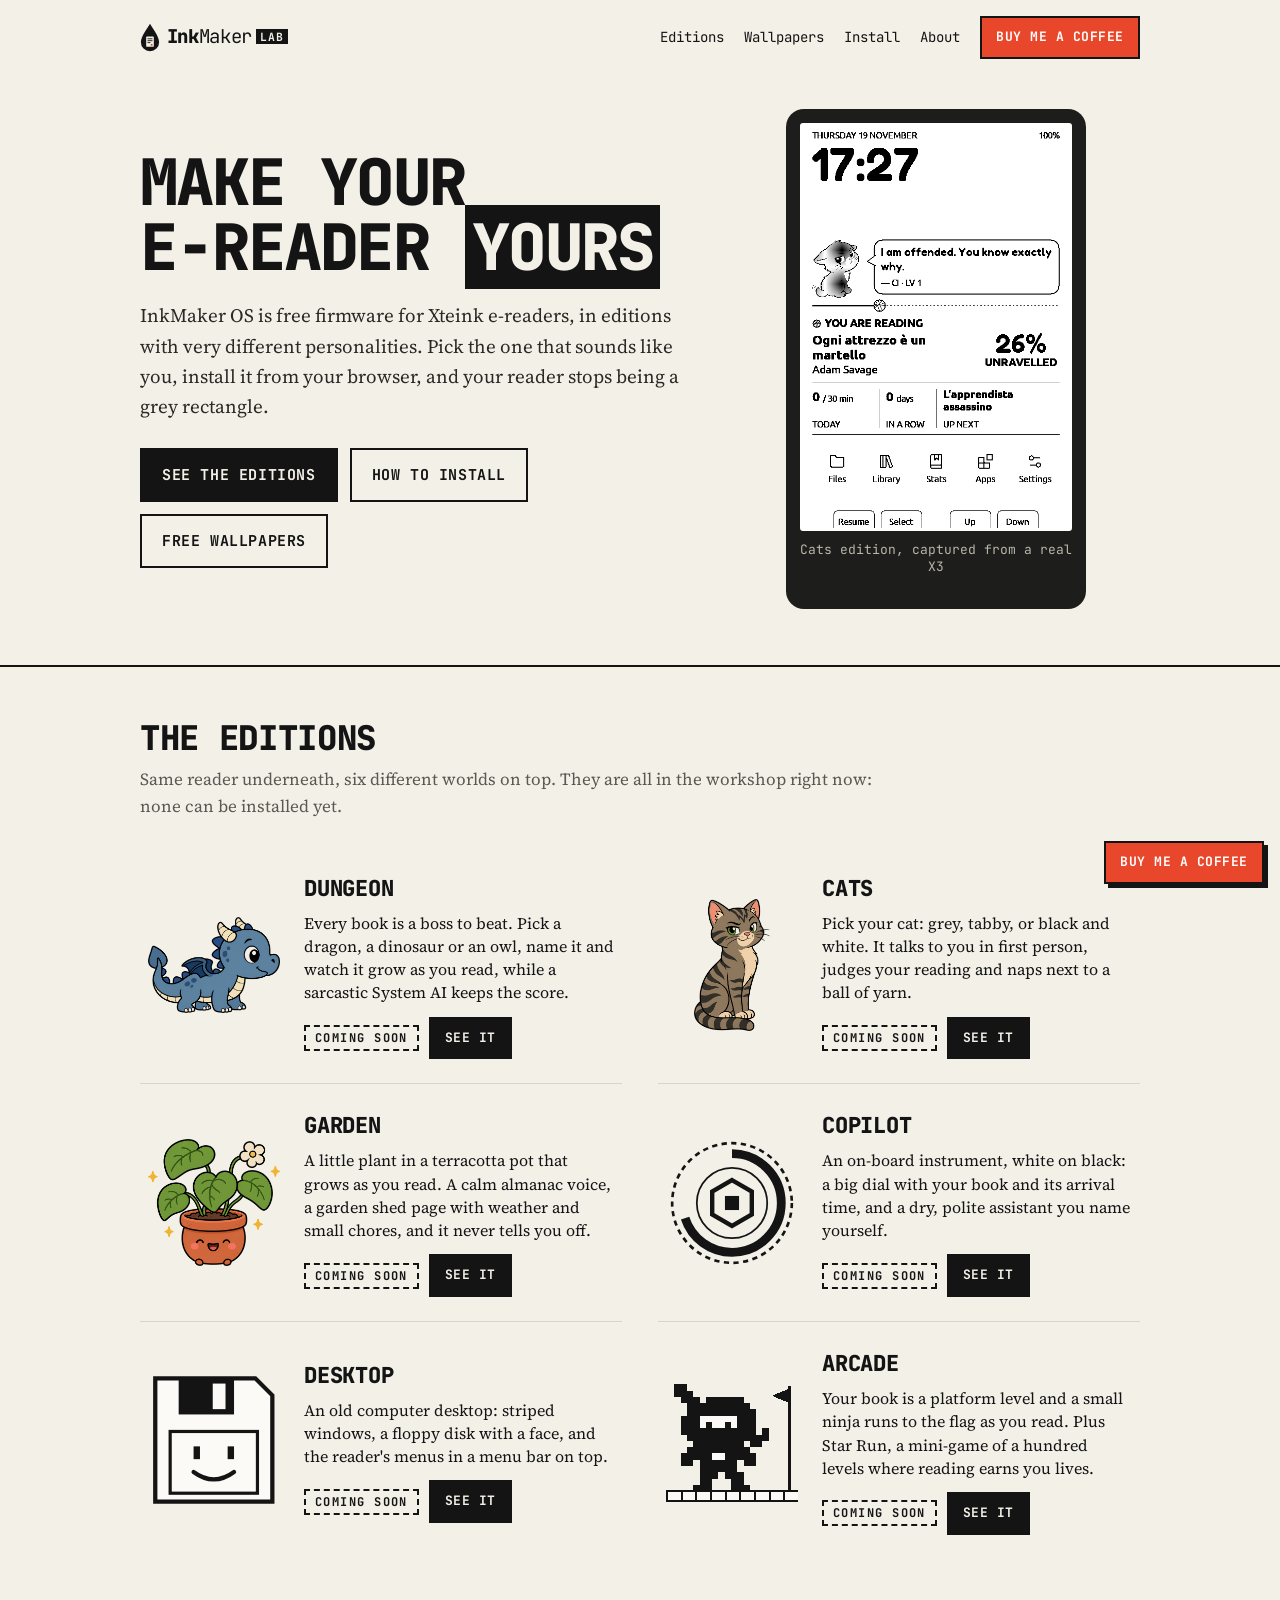
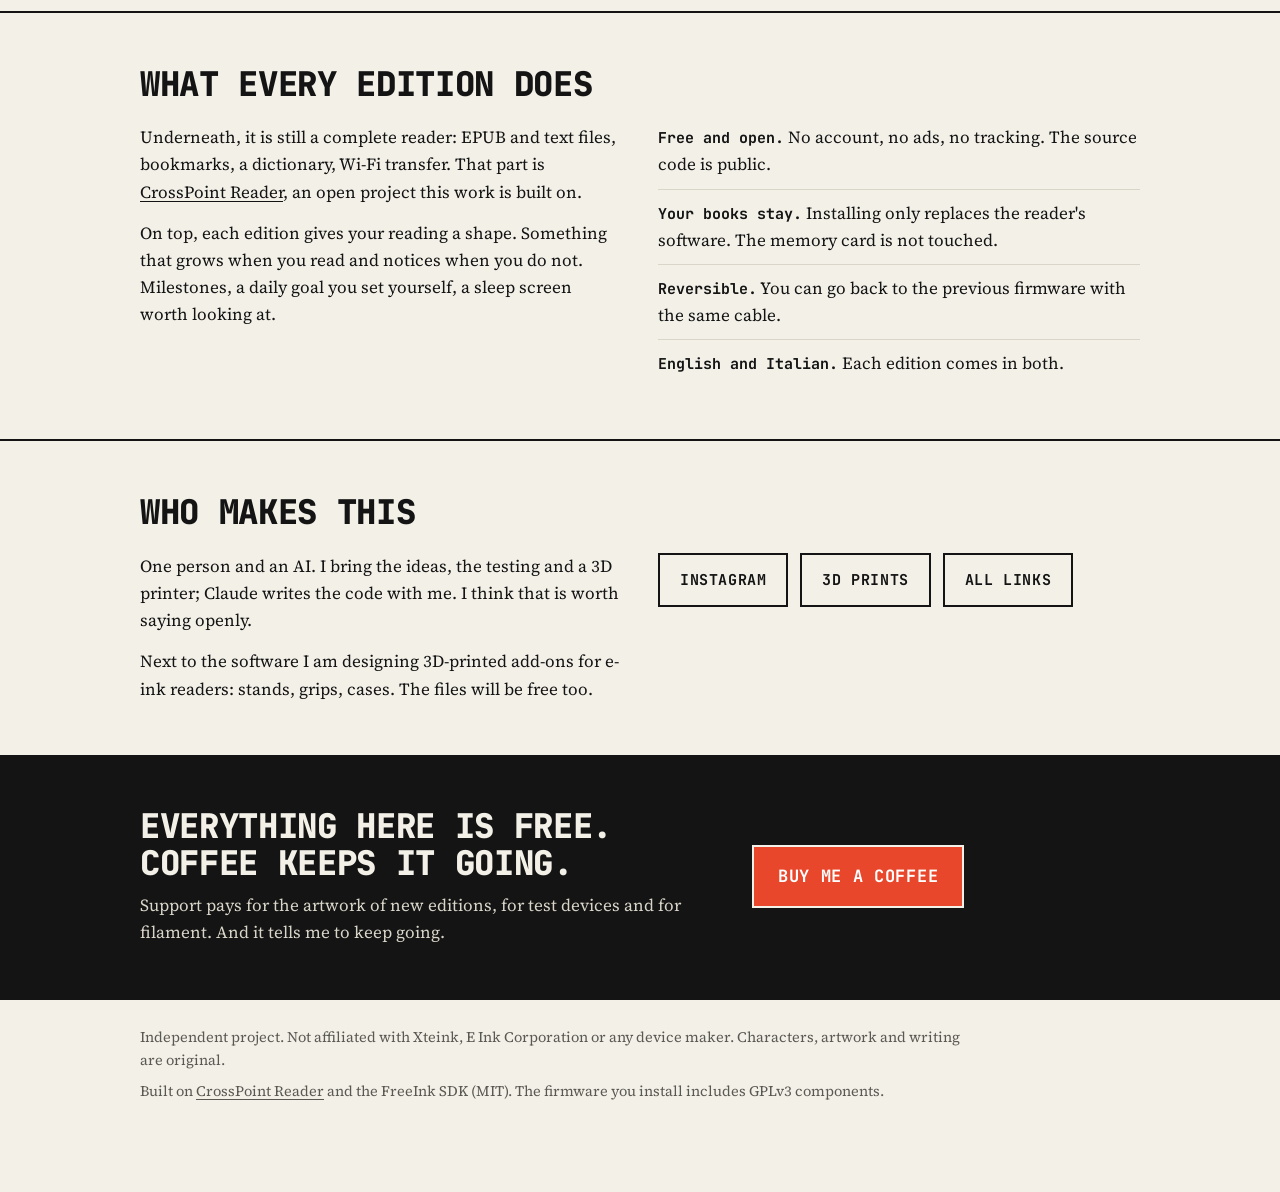
<file: index.html>
<!doctype html>
<html lang="en">
<head>
<meta charset="utf-8">
<meta name="viewport" content="width=device-width, initial-scale=1">
<title>InkMaker Lab — free mods for e-ink readers</title>
<meta name="description" content="InkMaker Lab makes free, open firmware editions for Xteink e-readers: a pet that grows as you read, a cat with opinions, a plant, and more.">
<link rel="icon" type="image/svg+xml" href="brand/icon-dark.svg">
<link rel="stylesheet" href="brand/brand.css?v=e82a3b9a">
<link rel="stylesheet" href="brand/site.css?v=e07f1845">
</head>
<body data-home="">
<div class="wrap">
  <nav class="top">
    <a class="wm" href="./"><img src="brand/mark.svg" alt=""><span><b>Ink</b>Maker<span class="lab">Lab</span></span></a>
    <span class="links">
      <a class="hide-s" href="#editions">Editions</a>
      <a class="hide-s" href="wallpapers.html">Wallpapers</a>
      <a class="hide-s" href="flash.html">Install</a>
      <a class="hide-s" href="#about">About</a>
      <a class="btn red small" data-support href="#support">Buy me a coffee</a>
    </span>
  </nav>

  <div class="hero">
    <div>
      <h1>Make your e&#8209;reader <em>yours</em></h1>
      <p class="lead" style="margin-top:20px">InkMaker OS is free firmware for Xteink e-readers, in editions with very different personalities. Pick the one that sounds like you, install it from your browser, and your reader stops being a grey rectangle.</p>
      <div class="cta">
        <a class="btn" href="#editions">See the editions</a>
        <a class="btn ghost" href="flash.html">How to install</a>
        <a class="btn ghost" href="wallpapers.html">Free wallpapers</a>
      </div>
    </div>
    <figure class="device">
      <img src="img/schermo_cats.png" width="528" height="792" alt="The Cats edition home screen: a large clock, a kitten with a speech bubble saying it is offended, and the current book at 26 percent.">
      <figcaption style="color:#b9b5a9">Cats edition, captured from a real X3</figcaption>
    </figure>
  </div>
</div>

<section id="editions"><div class="wrap">
  <h2>The editions</h2>
  <p class="sub">Same reader underneath, six different worlds on top. They are all in the workshop right now: none can be installed yet.</p>
  <div class="editions" id="editions-list"></div>
</div></section>

<section><div class="wrap">
  <h2>What every edition does</h2>
  <div class="two">
    <div>
      <p>Underneath, it is still a complete reader: EPUB and text files, bookmarks, a dictionary, Wi-Fi transfer. That part is <a href="https://github.com/crosspoint-reader/crosspoint-reader">CrossPoint Reader</a>, an open project this work is built on.</p>
      <p>On top, each edition gives your reading a shape. Something that grows when you read and notices when you do not. Milestones, a daily goal you set yourself, a sleep screen worth looking at.</p>
    </div>
    <ul class="plain">
      <li><b>Free and open.</b> No account, no ads, no tracking. The source code is public.</li>
      <li><b>Your books stay.</b> Installing only replaces the reader's software. The memory card is not touched.</li>
      <li><b>Reversible.</b> You can go back to the previous firmware with the same cable.</li>
      <li><b>English and Italian.</b> Each edition comes in both.</li>
    </ul>
  </div>
</div></section>

<section id="about"><div class="wrap">
  <h2>Who makes this</h2>
  <div class="two">
    <div>
      <p>One person and an AI. I bring the ideas, the testing and a 3D printer; Claude writes the code with me. I think that is worth saying openly.</p>
      <p>Next to the software I am designing 3D-printed add-ons for e-ink readers: stands, grips, cases. The files will be free too.</p>
    </div>
    <div class="cta" style="display:flex;gap:12px;flex-wrap:wrap;align-content:start">
      <a class="btn ghost" data-link="instagram" href="#" hidden>Instagram</a>
      <a class="btn ghost" data-link="github" href="#" hidden>Source code</a>
      <a class="btn ghost" data-link="makerworld" href="#" hidden>3D prints</a>
      <a class="btn ghost" href="links/">All links</a>
    </div>
  </div>
</div></section>

<section class="support" id="support"><div class="wrap">
  <div>
    <h2>Everything here is free. Coffee keeps it going.</h2>
    <p>Support pays for the artwork of new editions, for test devices and for filament. And it tells me to keep going.</p>
  </div>
  <div>
    <a class="btn red" data-support href="#support">Buy me a coffee</a>
    <p class="note" data-support-note>Donations open soon.</p>
  </div>
</div></section>

<footer><div class="wrap">
  <p>Independent project. Not affiliated with Xteink, E Ink Corporation or any device maker. Characters, artwork and writing are original.</p>
  <p>Built on <a href="https://github.com/crosspoint-reader/crosspoint-reader">CrossPoint Reader</a> and the FreeInk SDK (MIT). The firmware you install includes GPLv3 components. <a data-link="github" href="#" hidden>The full source is public.</a></p>
</div></footer>

<a class="btn red small float" data-support href="#support">Buy me a coffee</a>

<script src="brand/links.js?v=be529c7a"></script>
<script src="brand/stats.js?v=5b1cbf52"></script>
<script src="brand/editions.js?v=e28bb3c6"></script>
<script src="brand/site.js?v=7d512b0b"></script>
</body>
</html>
</file>
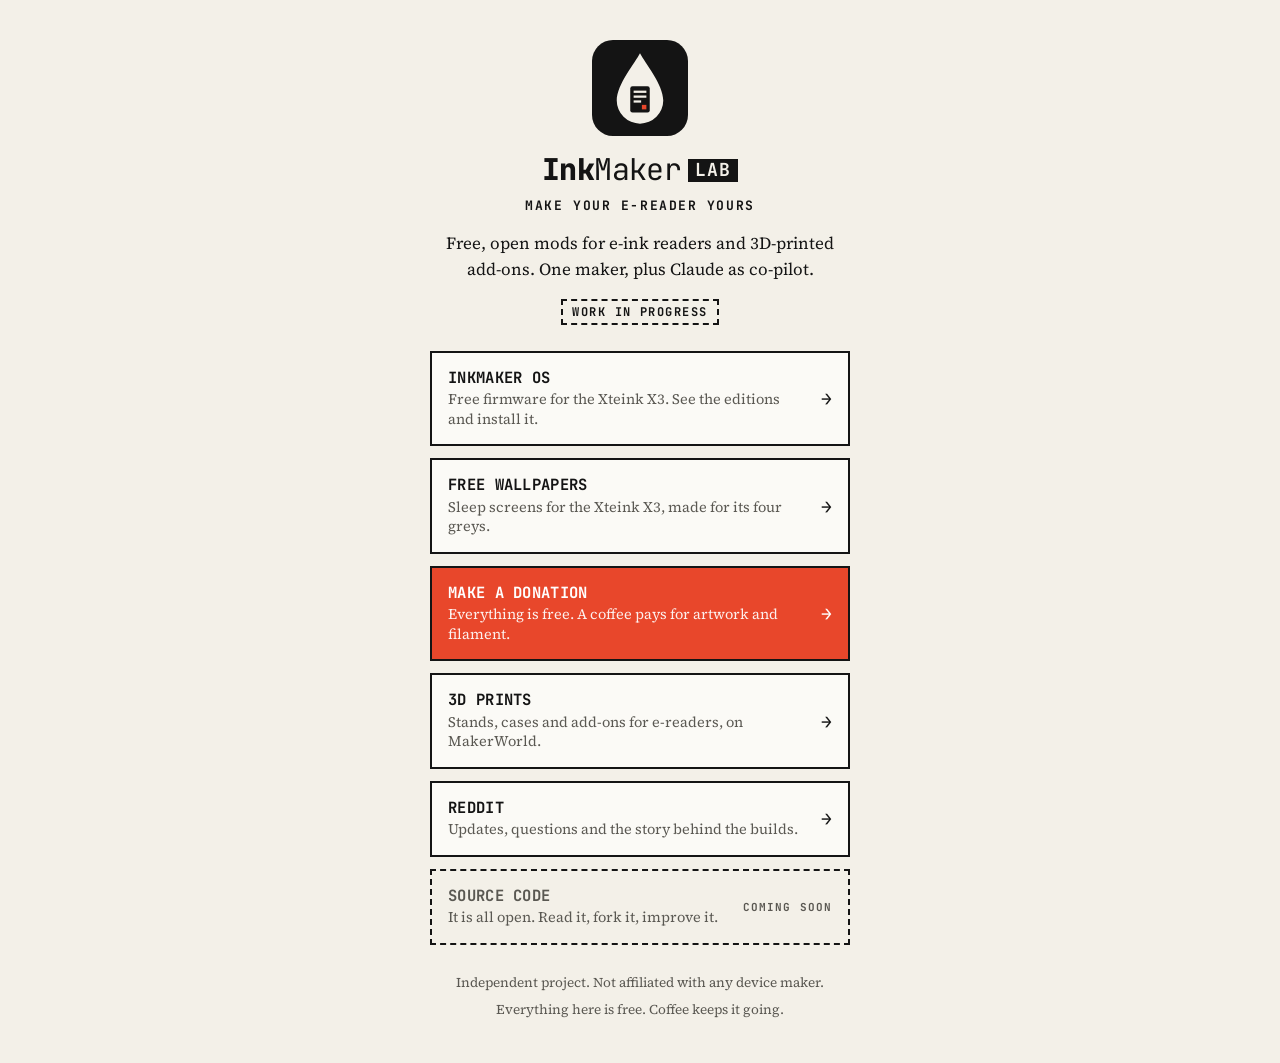
<file: links/index.html>
<!doctype html>
<html lang="en">
<head>
<meta charset="utf-8">
<meta name="viewport" content="width=device-width, initial-scale=1">
<title>InkMaker Lab — links</title>
<meta name="description" content="InkMaker Lab: free, open mods for e-ink readers and 3D-printed add-ons. Built by one maker with Claude.">
<link rel="icon" type="image/svg+xml" href="../brand/icon-dark.svg">
<link rel="stylesheet" href="../brand/brand.css?v=e82a3b9a">
<script src="../brand/links.js?v=be529c7a"></script>
<script src="../brand/stats.js?v=5b1cbf52"></script>
<style>
  * { box-sizing:border-box; }
  body { margin:0; min-height:100vh; background:var(--paper); color:var(--ink); font:17px/1.55 var(--serif);
         display:flex; justify-content:center; -webkit-font-smoothing:antialiased; }
  main { width:100%; max-width:460px; padding:40px 20px 36px; }
  .top { text-align:center; }
  .top img.icon { width:96px; height:96px; display:block; margin:0 auto 18px; }
  h1 { font:400 30px/1 var(--mono); letter-spacing:-.02em; margin:0 0 12px; }
  h1 b { font-weight:800; }
  .tagline { font-family:var(--mono); font-weight:700; font-size:13px; letter-spacing:.12em; text-transform:uppercase; margin:0 0 14px; }
  .bio { margin:0 auto 10px; max-width:24em; }
  .wip { display:inline-block; font:700 12px var(--mono); letter-spacing:.12em; text-transform:uppercase;
         border:2px dashed var(--ink); padding:3px 9px; margin:6px 0 26px; }
  .list { display:grid; gap:12px; }
  a.row, div.row { display:flex; align-items:center; justify-content:space-between; gap:14px; text-decoration:none; color:var(--ink);
         border:2px solid var(--ink); background:var(--card); padding:15px 16px; }
  .row .t { font:700 15.5px/1.25 var(--mono); letter-spacing:.02em; text-transform:uppercase; }
  .row .d { display:block; font:400 14.5px/1.35 var(--serif); color:var(--mid); text-transform:none; letter-spacing:0; margin-top:3px; }
  .row .go { font:700 18px var(--mono); flex:none; }
  a.row:hover { transform:translate(-1px,-1px); box-shadow:4px 4px 0 var(--ink); }
  a.row.red { background:var(--red); color:#fff; }
  a.row.red .d { color:#fff; opacity:.92; }
  div.row { border-style:dashed; background:transparent; color:var(--mid); }
  div.row .go { font-size:11px; letter-spacing:.1em; }
  footer { margin-top:28px; text-align:center; font-size:13.5px; color:var(--mid); }
  footer p { margin:0 0 6px; }
</style>
</head>
<body>
<main>
  <div class="top">
    <img class="icon" src="../brand/icon-dark.svg" alt="InkMaker Lab logo">
    <h1><b>Ink</b>Maker<span class="lab">Lab</span></h1>
    <p class="tagline">Make your e-reader yours</p>
    <p class="bio">Free, open mods for e-ink readers and 3D-printed add-ons. One maker, plus Claude as co-pilot.</p>
    <span class="wip">Work in progress</span>
  </div>

  <div class="list" id="list"></div>

  <footer>
    <p>Independent project. Not affiliated with any device maker.</p>
    <p>Everything here is free. Coffee keeps it going.</p>
  </footer>
</main>

<script>
  (function () {
    var L = window.CI_LINKS || {};
    var rows = [
      { t: "InkMaker OS",      d: "Free firmware for the Xteink X3. See the editions and install it.", url: "../", always: true },
      { t: "Free wallpapers",  d: "Sleep screens for the Xteink X3, made for its four greys.", url: "../wallpapers.html", always: true },
      { t: "Make a donation",  d: "Everything is free. A coffee pays for artwork and filament.", url: L.donate, red: true },
      { t: "3D prints",        d: "Stands, cases and add-ons for e-readers, on MakerWorld.", url: L.makerworld },
      { t: "Reddit",           d: "Updates, questions and the story behind the builds.", url: L.reddit },
      { t: "Source code",      d: "It is all open. Read it, fork it, improve it.", url: L.github }
    ];
    var list = document.getElementById("list");
    rows.forEach(function (r) {
      var live = !!r.url;
      var el = document.createElement(live ? "a" : "div");
      el.className = "row" + (live && r.red ? " red" : "");
      if (live) { el.href = r.url; el.setAttribute("data-count", "link/" + r.t); if (!r.always) { el.target = "_blank"; el.rel = "noopener"; } }
      var txt = document.createElement("span"); txt.className = "t"; txt.textContent = r.t;
      var d = document.createElement("span"); d.className = "d"; d.textContent = r.d; txt.appendChild(d);
      var go = document.createElement("span"); go.className = "go"; go.textContent = live ? "→" : "COMING SOON";
      el.appendChild(txt); el.appendChild(go); list.appendChild(el);
    });
  })();
</script>
</body>
</html>
</file>
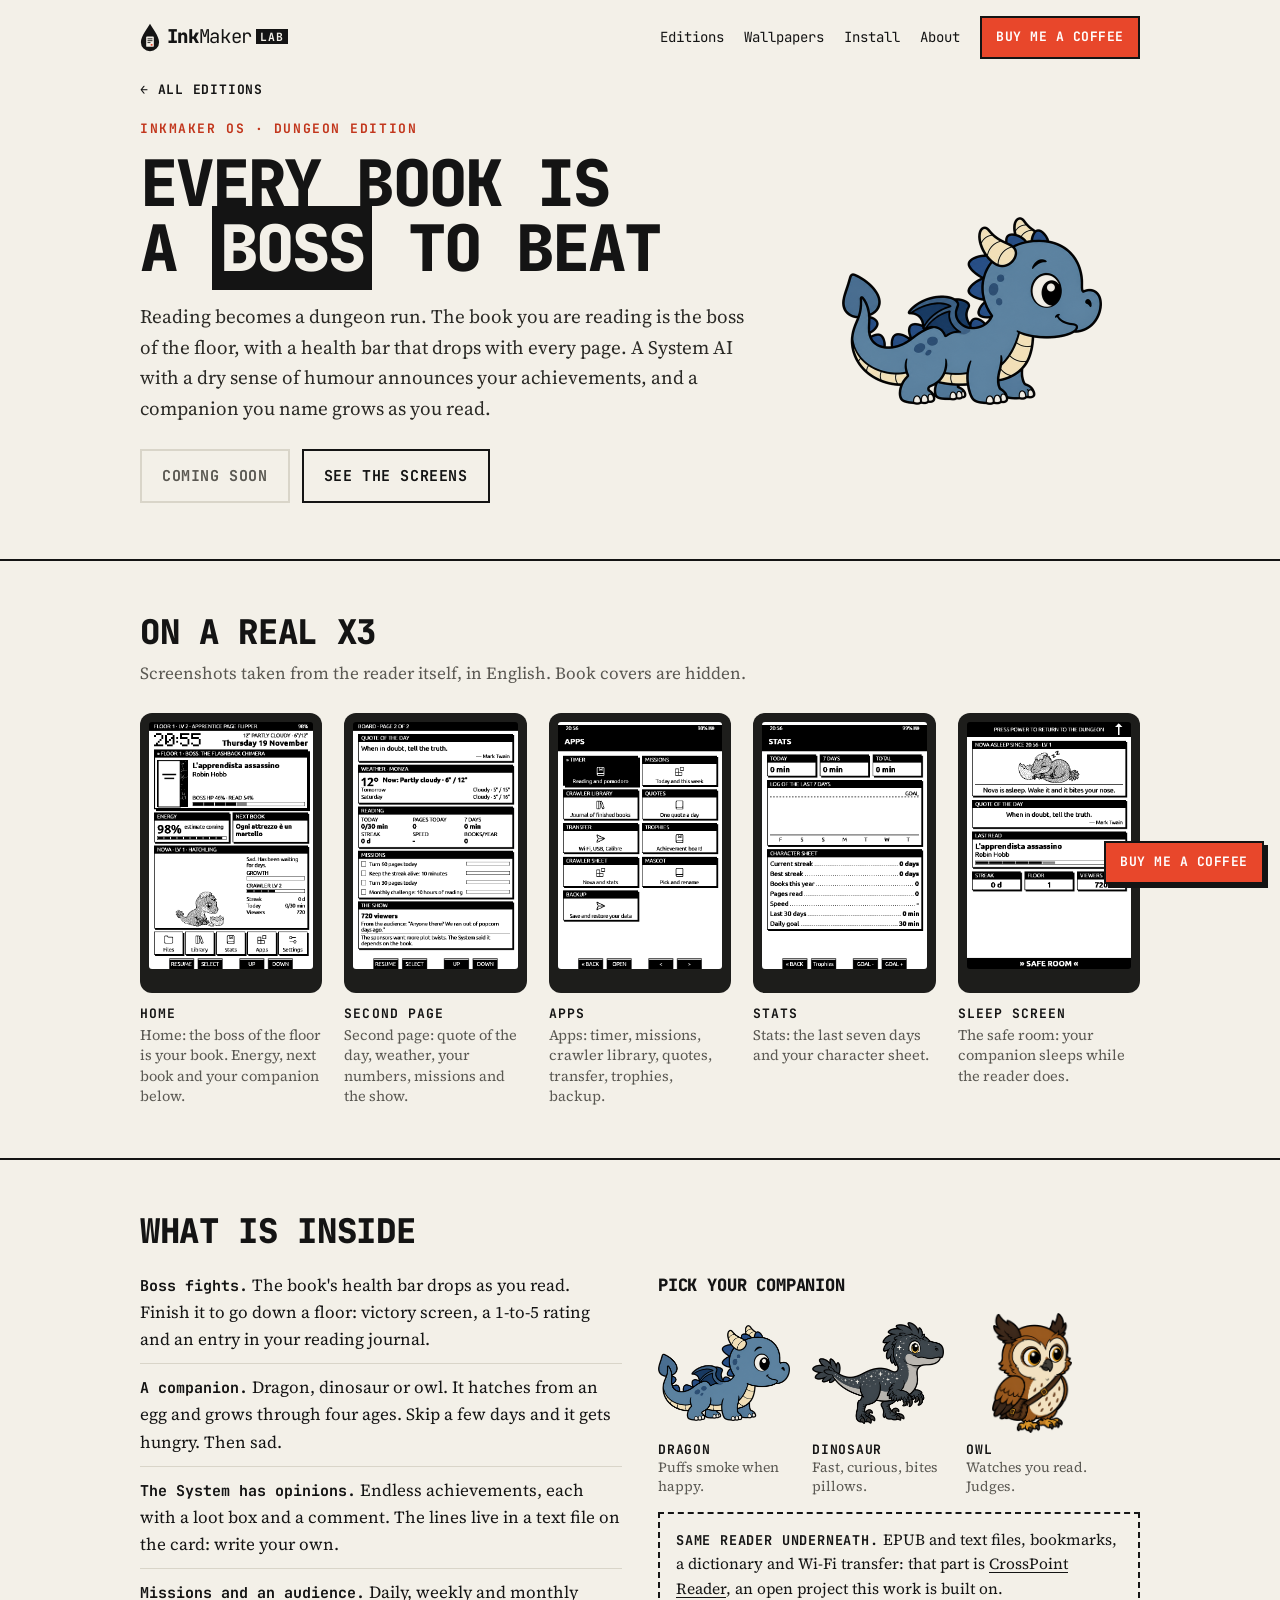
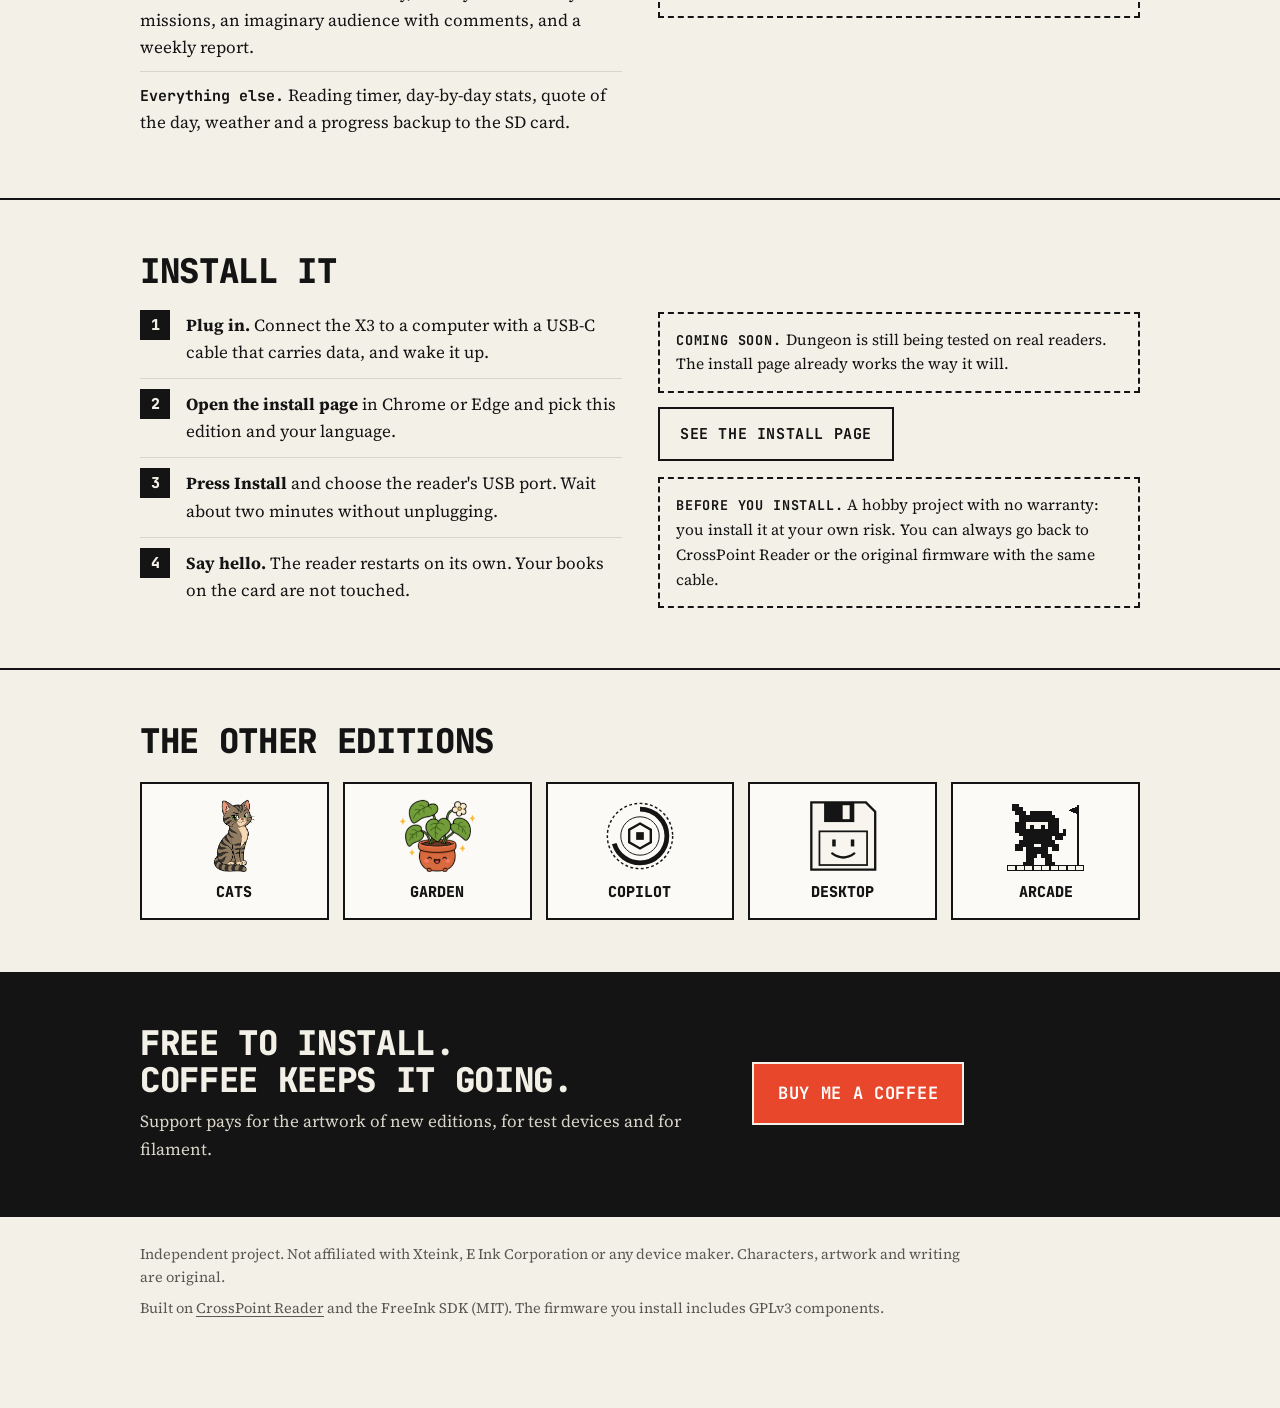
<file: edition.html>
<!doctype html>
<html lang="en">
<head>
<meta charset="utf-8">
<meta name="viewport" content="width=device-width, initial-scale=1">
<title>Edition — InkMaker Lab</title>
<meta name="description" content="An InkMaker OS edition for Xteink e-readers: what it looks like on a real X3 and how to install it.">
<link rel="icon" type="image/svg+xml" href="brand/icon-dark.svg">
<link rel="stylesheet" href="brand/brand.css?v=e82a3b9a">
<link rel="stylesheet" href="brand/site.css?v=e07f1845">
</head>
<body data-home="index.html">
<div class="wrap">
  <nav class="top">
    <a class="wm" href="./"><img src="brand/mark.svg" alt=""><span><b>Ink</b>Maker<span class="lab">Lab</span></span></a>
    <span class="links">
      <a class="hide-s" href="index.html#editions">Editions</a>
      <a class="hide-s" href="wallpapers.html">Wallpapers</a>
      <a class="hide-s" href="flash.html">Install</a>
      <a class="hide-s" href="index.html#about">About</a>
      <a class="btn red small" data-support href="index.html#support">Buy me a coffee</a>
    </span>
  </nav>

  <p class="crumbs"><a href="index.html#editions">← All editions</a></p>
  <div class="ed-hero">
    <div>
      <p class="kicker" id="ed-kicker">InkMaker OS edition</p>
      <h1 id="ed-title"></h1>
      <p class="lead" id="ed-intro" style="margin-top:20px"></p>
      <div class="cta" id="ed-cta"></div>
    </div>
    <div class="ed-hero-art" id="ed-art" aria-hidden="true"></div>
  </div>
</div>

<section><div class="wrap">
  <h2>On a real X3</h2>
  <p class="sub">Screenshots taken from the reader itself, in English. Book covers are hidden.</p>
  <div class="shots" id="ed-shots"></div>
</div></section>

<section><div class="wrap">
  <h2>What is inside</h2>
  <div class="two">
    <ul class="plain" id="ed-points"></ul>
    <div>
      <h3 id="ed-cast-title" style="font-size:17px"></h3>
      <div class="cast" id="ed-cast"></div>
      <div class="callout"><b>Same reader underneath.</b> EPUB and text files, bookmarks, a dictionary and Wi-Fi transfer: that part is <a href="https://github.com/crosspoint-reader/crosspoint-reader">CrossPoint Reader</a>, an open project this work is built on.</div>
    </div>
  </div>
</div></section>

<section><div class="wrap">
  <h2>Install it</h2>
  <div class="two">
    <ol class="steps">
      <li><b>Plug in.</b> Connect the X3 to a computer with a USB-C cable that carries data, and wake it up.</li>
      <li><b>Open the install page</b> in Chrome or Edge and pick this edition and your language.</li>
      <li><b>Press Install</b> and choose the reader's USB port. Wait about two minutes without unplugging.</li>
      <li><b>Say hello.</b> The reader restarts on its own. Your books on the card are not touched.</li>
    </ol>
    <div>
      <div id="ed-install"></div>
      <div class="callout"><b>Before you install.</b> A hobby project with no warranty: you install it at your own risk. You can always go back to CrossPoint Reader or the original firmware with the same cable.</div>
    </div>
  </div>
</div></section>

<section><div class="wrap">
  <h2>The other editions</h2>
  <div class="others" id="ed-others"></div>
</div></section>

<section class="support" id="support"><div class="wrap">
  <div>
    <h2>Free to install. Coffee keeps it going.</h2>
    <p>Support pays for the artwork of new editions, for test devices and for filament.</p>
  </div>
  <div>
    <a class="btn red" data-support href="index.html#support">Buy me a coffee</a>
    <p class="note" data-support-note>Donations open soon.</p>
  </div>
</div></section>

<footer><div class="wrap">
  <p>Independent project. Not affiliated with Xteink, E Ink Corporation or any device maker. Characters, artwork and writing are original.</p>
  <p>Built on <a href="https://github.com/crosspoint-reader/crosspoint-reader">CrossPoint Reader</a> and the FreeInk SDK (MIT). The firmware you install includes GPLv3 components. <a data-link="github" href="#" hidden>The full source is public.</a></p>
</div></footer>

<a class="btn red small float" data-support href="index.html#support">Buy me a coffee</a>

<script src="brand/links.js?v=be529c7a"></script>
<script src="brand/stats.js?v=5b1cbf52"></script>
<script src="brand/editions.js?v=e28bb3c6"></script>
<script src="brand/firmware.js?v=f33af162"></script>
<script src="brand/edition-pages.js?v=787236bb"></script>
<script src="brand/site.js?v=7d512b0b"></script>
<script>
(function () {
  var E = window.IM_EDITIONS, P = window.IM_EDITION_PAGES, ART = window.IM_ART;
  var id = new URLSearchParams(location.search).get("e");
  var e = E.filter(function (x) { return x.id === id; })[0] || E[0];
  var p = P[e.id] || {};
  function esc(t) { return String(t).replace(/[&<>"]/g, function (c) { return { "&": "&amp;", "<": "&lt;", ">": "&gt;", '"': "&quot;" }[c]; }); }
  function marked(t) { return esc(t).replace(/\*(.+?)\*/g, "<em>$1</em>"); }
  function art(src, alt) { return src.indexOf("svg:") === 0 ? ART[src.slice(4)] : '<img src="' + src + '" alt="' + esc(alt || "") + '">'; }

  document.title = e.name + " edition — InkMaker Lab";
  document.getElementById("ed-kicker").textContent = "InkMaker OS · " + e.name + " edition";
  document.getElementById("ed-title").innerHTML = marked(p.tagline || e.name);
  document.getElementById("ed-intro").textContent = p.intro || e.line;
  document.getElementById("ed-art").innerHTML = art(e.art, "");

  // Schermate vere
  var names = { home: "Home", page2: "Second page", apps: "Apps", stats: "Stats", sleep: "Sleep screen" };
  document.getElementById("ed-shots").innerHTML = Object.keys(p.screens || {}).map(function (k) {
    return '<figure class="shot"><div class="device"><img src="img/edizioni/' + e.id + "/" + k + '.png" width="528" height="792" loading="lazy" alt="' +
      esc(e.name + " edition, " + names[k] + ": " + p.screens[k]) + '"></div><figcaption><b>' + names[k] + "</b>" + esc(p.screens[k]) + "</figcaption></figure>";
  }).join("");

  document.getElementById("ed-points").innerHTML = (p.points || []).map(function (x) {
    return "<li><b>" + esc(x[0]) + ".</b> " + esc(x[1]) + "</li>";
  }).join("");
  if (p.cast) {
    document.getElementById("ed-cast-title").textContent = p.cast.title;
    document.getElementById("ed-cast").innerHTML = p.cast.items.map(function (c) {
      return '<figure><div class="art">' + art(c[0], c[1]) + "</div><figcaption><b>" + esc(c[1]) + "</b>" + esc(c[2]) + "</figcaption></figure>";
    }).join("");
  }

  // Installazione: il pulsante si accende solo se l'edizione e' in brand/firmware.js (online la lista e' vuota).
  var cta = document.getElementById("ed-cta"), box = document.getElementById("ed-install");
  var flash = "flash.html?edition=" + e.id;
  function setInstall(ready) {
    cta.innerHTML = (ready ? '<a class="btn" href="' + flash + '" data-count="install-page/' + e.id + '">Install ' + esc(e.name) + "</a>"
                           : '<a class="btn" aria-disabled="true" tabindex="-1">Coming soon</a>') +
      '<a class="btn ghost" href="#' + 'ed-shots">See the screens</a>';
    box.innerHTML = ready
      ? '<a class="btn red" href="' + flash + '">Go to the install page</a><p class="sub">English and Italian.</p>'
      : '<div class="callout" style="margin-top:0"><b>Coming soon.</b> ' + esc(e.name) + " is still being tested on real readers. The install page already works the way it will.</div>" +
        '<p style="margin-top:14px"><a class="btn ghost" href="' + flash + '">See the install page</a></p>';
  }
  var fw = window.IM_FIRMWARE || [];
  setInstall(fw.indexOf(e.id + "-en") >= 0 || fw.indexOf(e.id + "-it") >= 0);

  // Le altre edizioni
  document.getElementById("ed-others").innerHTML = E.filter(function (x) { return x.id !== e.id; }).map(function (x) {
    return '<a class="other" href="edition.html?e=' + x.id + '"><span class="art">' + art(x.art, "") + "</span><b>" + esc(x.name) + "</b></a>";
  }).join("");
})();
</script>
</body>
</html>
</file>
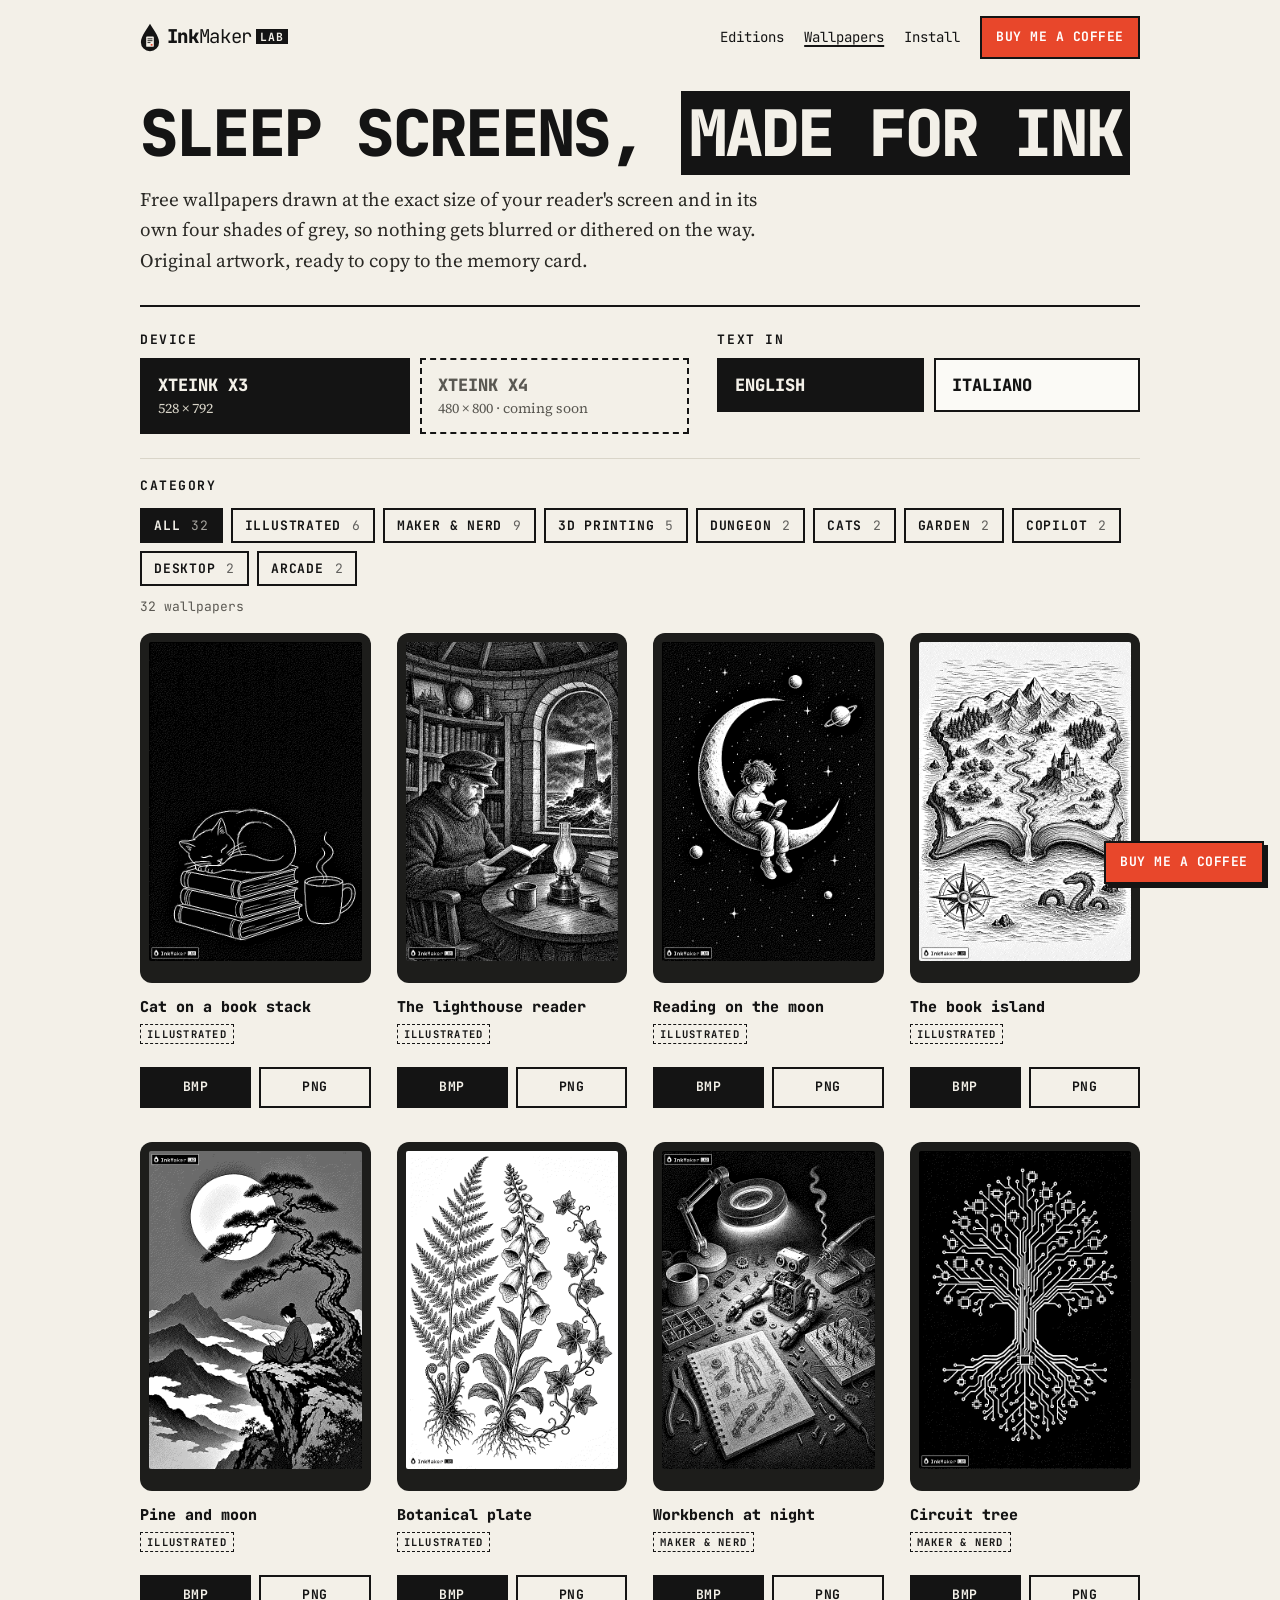
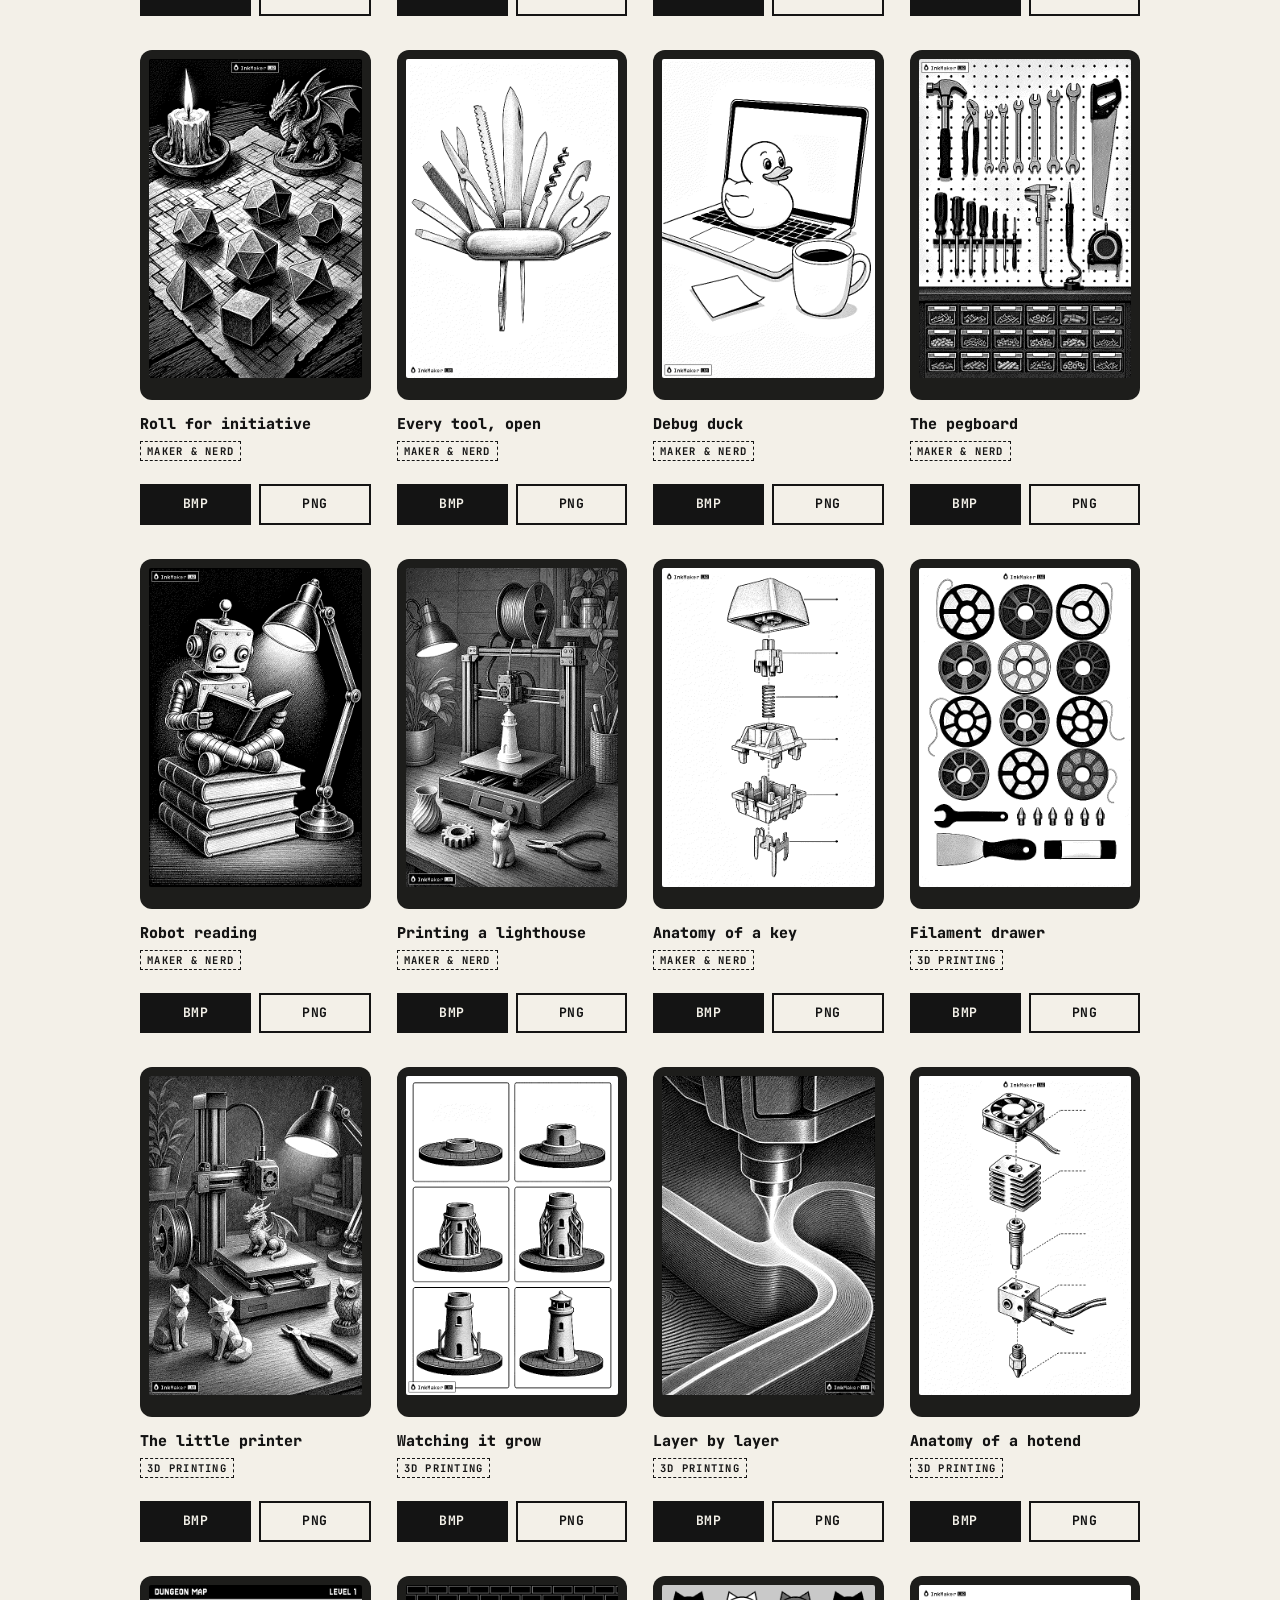
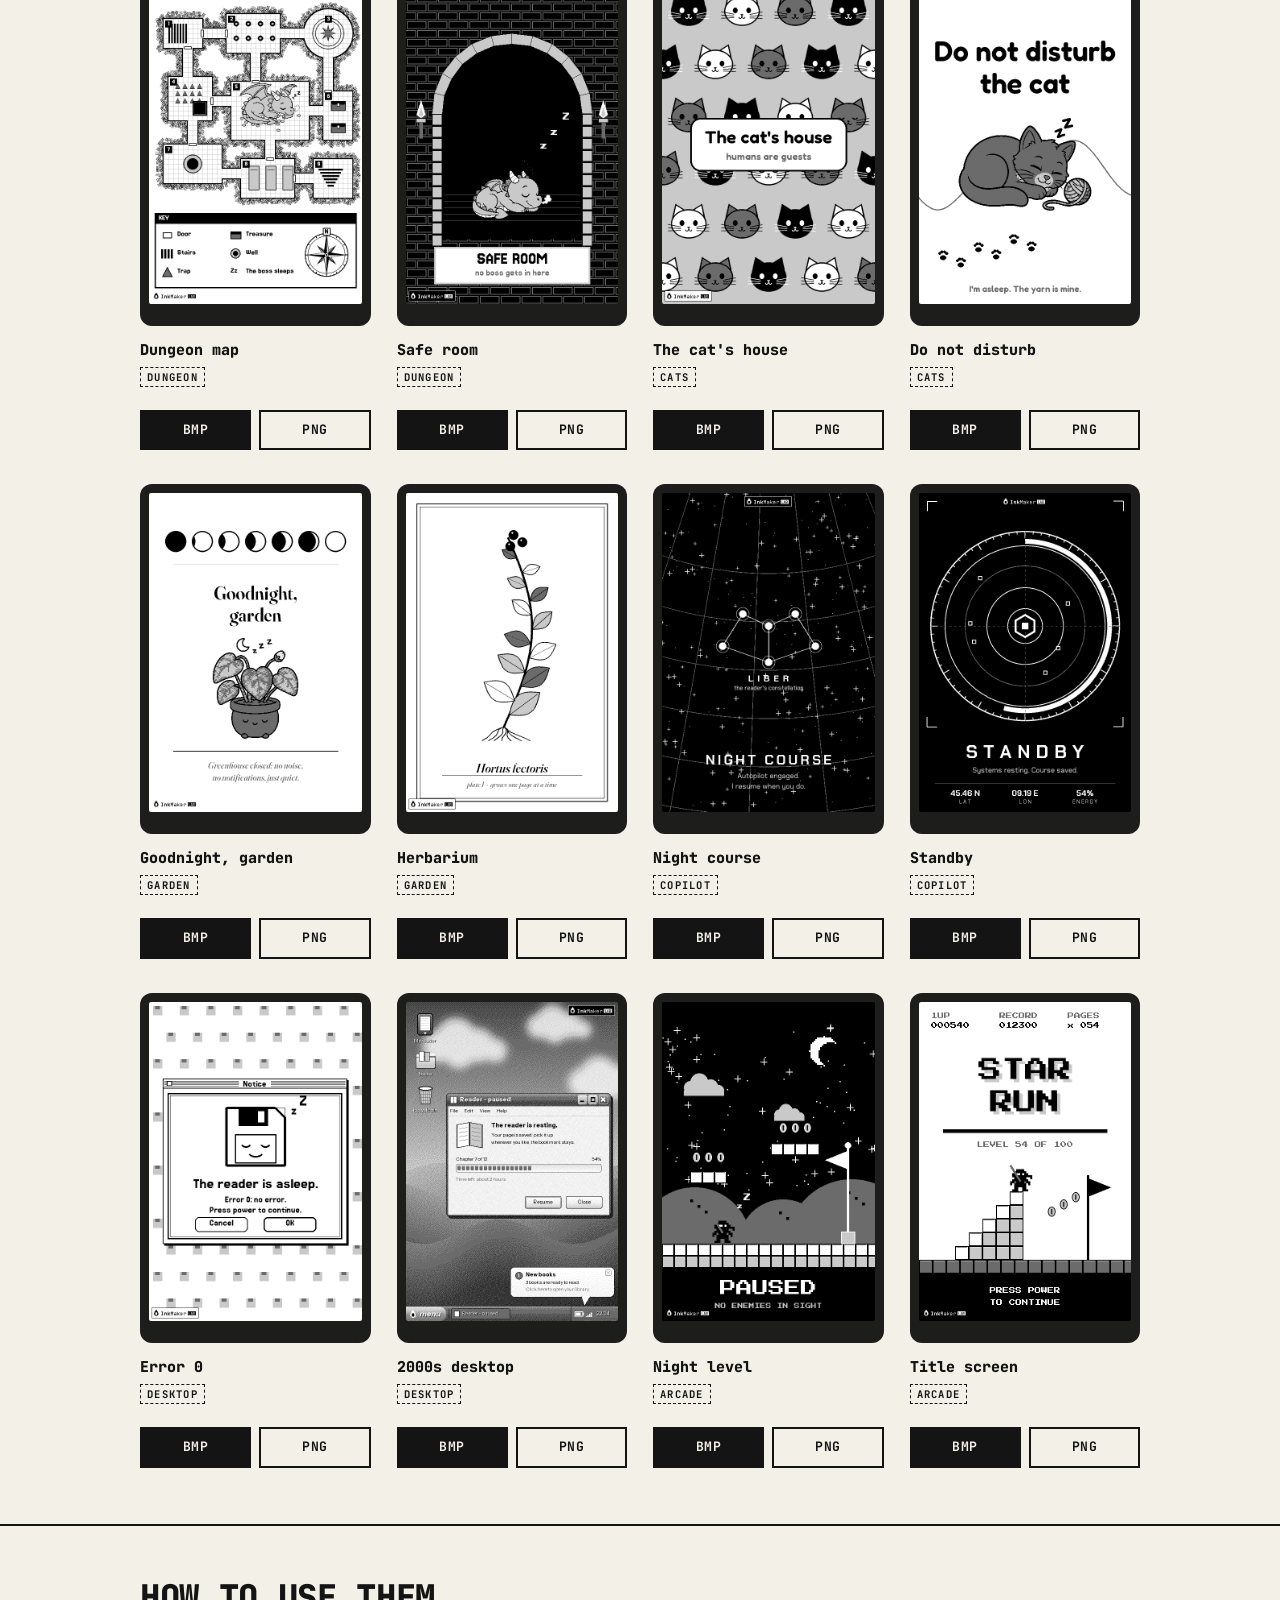
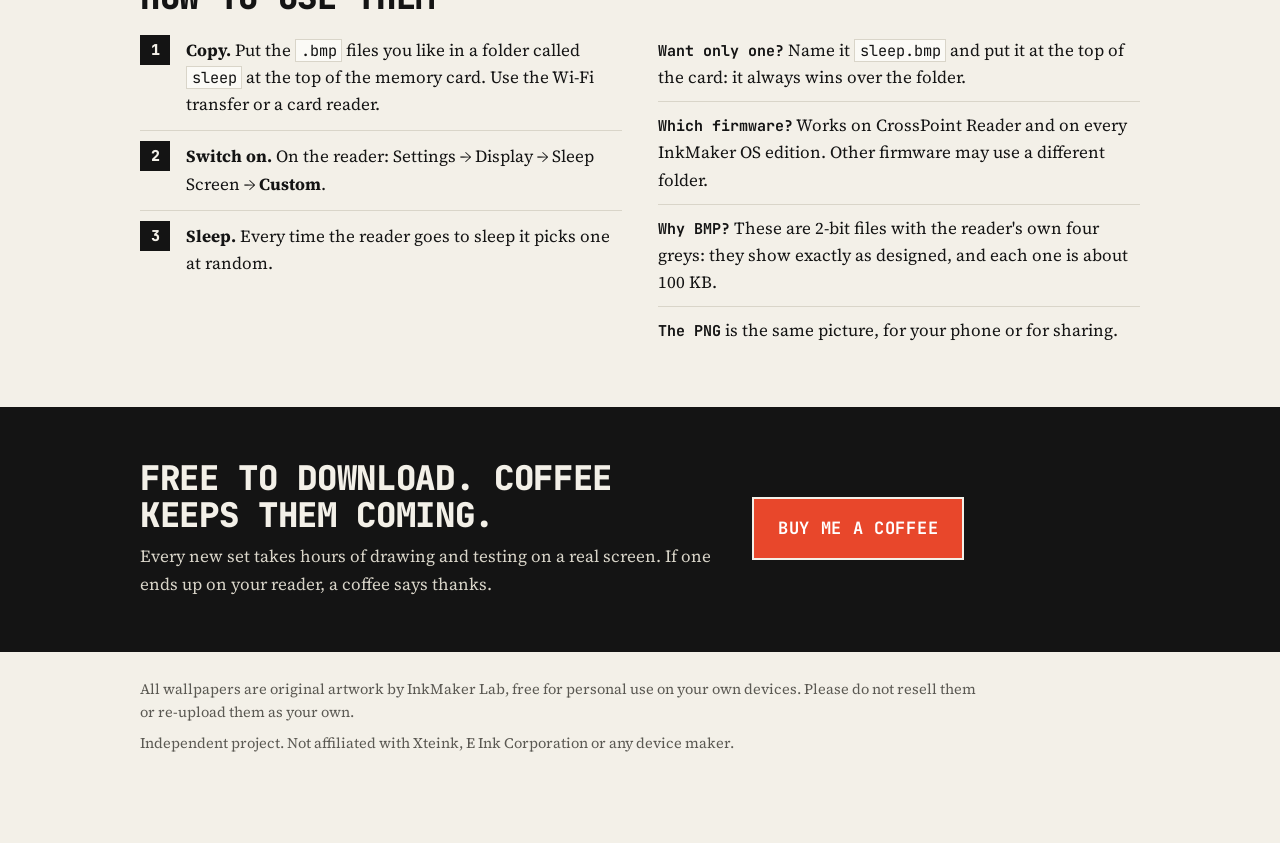
<file: wallpapers.html>
<!doctype html>
<html lang="en">
<head>
<meta charset="utf-8">
<meta name="viewport" content="width=device-width, initial-scale=1">
<title>Wallpapers — InkMaker Lab</title>
<meta name="description" content="Free sleep-screen wallpapers for Xteink e-readers, drawn for 4 shades of grey at the exact screen size. Original artwork, ready-to-copy BMP files.">
<link rel="icon" type="image/svg+xml" href="brand/icon-dark.svg">
<link rel="stylesheet" href="brand/brand.css?v=e82a3b9a">
<link rel="stylesheet" href="brand/site.css?v=e07f1845">
</head>
<body data-home="index.html">
<div class="wrap">
  <nav class="top">
    <a class="wm" href="./"><img src="brand/mark.svg" alt=""><span><b>Ink</b>Maker<span class="lab">Lab</span></span></a>
    <span class="links">
      <a class="hide-s" href="index.html#editions">Editions</a>
      <a class="hide-s" href="wallpapers.html" aria-current="page">Wallpapers</a>
      <a class="hide-s" href="flash.html">Install</a>
      <a class="btn red small" data-support href="#support">Buy me a coffee</a>
    </span>
  </nav>

  <header class="wp-head">
    <h1>Sleep screens, <em>made for ink</em></h1>
    <p class="lead" style="margin-top:18px">Free wallpapers drawn at the exact size of your reader's screen and in its own four shades of grey, so nothing gets blurred or dithered on the way. Original artwork, ready to copy to the memory card.</p>
  </header>

  <div class="wp-controls">
    <fieldset>
      <legend>Device</legend>
      <div class="pick cols2" id="wp-devices"></div>
    </fieldset>
    <fieldset>
      <legend>Text in</legend>
      <div class="pick cols2" id="wp-langs">
        <label class="opt"><input type="radio" name="lang" value="en" checked><b>English</b></label>
        <label class="opt"><input type="radio" name="lang" value="it"><b>Italiano</b></label>
      </div>
    </fieldset>
  </div>

  <div class="wp-bar">
    <span class="wp-label" id="wp-cat-label">Category</span>
    <div class="chips" id="wp-chips" role="group" aria-labelledby="wp-cat-label"></div>
  </div>
  <p class="wp-count" id="wp-count" aria-live="polite"></p>

  <div class="wp-grid" id="wp-grid"></div>
  <div class="callout" id="wp-soon" hidden><b>Coming soon.</b> Wallpapers for this reader are in the workshop. The X3 set is ready now.</div>
</div>

<section id="how"><div class="wrap">
  <h2>How to use them</h2>
  <div class="two">
    <ol class="steps">
      <li><b>Copy.</b> Put the <code>.bmp</code> files you like in a folder called <code>sleep</code> at the top of the memory card. Use the Wi-Fi transfer or a card reader.</li>
      <li><b>Switch on.</b> On the reader: Settings → Display → Sleep Screen → <b>Custom</b>.</li>
      <li><b>Sleep.</b> Every time the reader goes to sleep it picks one at random.</li>
    </ol>
    <ul class="plain">
      <li><b>Want only one?</b> Name it <code>sleep.bmp</code> and put it at the top of the card: it always wins over the folder.</li>
      <li><b>Which firmware?</b> Works on CrossPoint Reader and on every InkMaker OS edition. Other firmware may use a different folder.</li>
      <li><b>Why BMP?</b> These are 2-bit files with the reader's own four greys: they show exactly as designed, and each one is about 100&nbsp;KB.</li>
      <li><b>The PNG</b> is the same picture, for your phone or for sharing.</li>
    </ul>
  </div>
</div></section>

<section class="support" id="support"><div class="wrap">
  <div>
    <h2>Free to download. Coffee keeps them coming.</h2>
    <p>Every new set takes hours of drawing and testing on a real screen. If one ends up on your reader, a coffee says thanks.</p>
  </div>
  <div>
    <a class="btn red" data-support href="#support">Buy me a coffee</a>
    <p class="note" data-support-note>Donations open soon.</p>
  </div>
</div></section>

<footer><div class="wrap">
  <p>All wallpapers are original artwork by InkMaker Lab, free for personal use on your own devices. Please do not resell them or re-upload them as your own.</p>
  <p>Independent project. Not affiliated with Xteink, E Ink Corporation or any device maker.</p>
</div></footer>

<a class="btn red small float" data-support href="#support">Buy me a coffee</a>

<script src="brand/links.js?v=be529c7a"></script>
<script src="brand/stats.js?v=5b1cbf52"></script>
<script src="brand/wallpapers.js?v=60563db8"></script>
<script src="brand/site.js?v=7d512b0b"></script>
<script>
// Galleria: dispositivo, lingua dei testi, raccolta. Lo stato resta nell'indirizzo (?device=x3&lang=it&c=cats).
(function () {
  var D = window.IM_WALLPAPERS; if (!D) return;
  var q = new URLSearchParams(location.search);
  var st = { device: q.get("device") || "x3", lang: q.get("lang") || "en", c: q.get("c") || "all" };
  var colName = {}; D.collections.forEach(function (c) { colName[c.id] = c.name; });

  var devBox = document.getElementById("wp-devices");
  D.devices.forEach(function (d) {
    var ready = d.status === "ready";
    devBox.insertAdjacentHTML("beforeend", '<label class="opt"><input type="radio" name="device" value="' + d.id + '"' +
      (ready ? "" : " disabled") + '><b>' + d.name + "</b><small>" + d.res + (ready ? "" : " · coming soon") + "</small></label>");
  });
  if (!D.devices.some(function (d) { return d.id === st.device && d.status === "ready"; })) st.device = "x3";

  function sync() {
    document.querySelectorAll('input[name="device"]').forEach(function (i) { i.checked = i.value === st.device; });
    document.querySelectorAll('input[name="lang"]').forEach(function (i) { i.checked = i.value === st.lang; });
    var p = new URLSearchParams(); p.set("device", st.device); p.set("lang", st.lang); if (st.c !== "all") p.set("c", st.c);
    history.replaceState(null, "", "?" + p.toString());
    render();
  }
  document.addEventListener("change", function (e) {
    if (e.target.name === "device" || e.target.name === "lang") { st[e.target.name] = e.target.value; sync(); }
  });

  function render() {
    var list = D.items.filter(function (w) { return w.device === st.device && (!w.lang || w.lang === st.lang); });
    var chips = document.getElementById("wp-chips"); chips.innerHTML = "";
    var present = D.collections.filter(function (c) { return list.some(function (w) { return w.collection === c.id; }); });
    if (st.c !== "all" && !present.some(function (c) { return c.id === st.c; })) st.c = "all";
    [{ id: "all", name: "All" }].concat(present).forEach(function (c) {
      var b = document.createElement("button");
      var n = c.id === "all" ? list.length : list.filter(function (w) { return w.collection === c.id; }).length;
      b.type = "button"; b.className = "chip"; b.innerHTML = c.name + ' <span class="n">' + n + "</span>";
      b.setAttribute("aria-pressed", String(st.c === c.id));
      b.onclick = function () { st.c = c.id; sync(); };
      chips.appendChild(b);
    });
    var shown = list.filter(function (w) { return st.c === "all" || w.collection === st.c; });
    var grid = document.getElementById("wp-grid"); grid.innerHTML = "";
    shown.forEach(function (w) {
      var file = w.id + (w.lang ? "_" + w.lang : "");
      var el = document.createElement("article");
      el.className = "wp";
      el.innerHTML = '<a class="frame" href="' + w.png + '" target="_blank" rel="noopener"><img src="' + w.png +
        '" width="528" height="792" loading="lazy" alt="' + w.title + ' wallpaper"></a>' +
        '<div class="meta"><h3>' + w.title + '</h3><span class="tag">' + colName[w.collection] + "</span></div>" +
        '<div class="dl"><a class="btn small" href="' + w.bmp + '" download="' + file + '.bmp" data-count="download/' + w.device + "/" + file + '.bmp" data-count-title="' + w.title + '">BMP</a>' +
        '<a class="btn ghost small" href="' + w.png + '" download="' + file + '.png" data-count="download/' + w.device + "/" + file + '.png" data-count-title="' + w.title + '">PNG</a></div>';
      grid.appendChild(el);
    });
    document.getElementById("wp-soon").hidden = shown.length > 0;
    document.getElementById("wp-count").textContent = shown.length + (shown.length === 1 ? " wallpaper" : " wallpapers");
  }
  if (q.get("c")) st.c = q.get("c");
  sync();
})();
</script>
</body>
</html>
</file>
<file: brand/brand.css>
/* InkMaker Lab — brand tokens and shared pieces (site, link page, post templates).
   Source of truth: 03_SITO/brand/brand.css */
@import url("https://fonts.googleapis.com/css2?family=JetBrains+Mono:wght@400;700;800&family=Source+Serif+4:ital,opsz,wght@0,8..60,400;0,8..60,600;1,8..60,400&display=swap");

:root {
  --paper: #F3F0E8;   /* page background: unbleached paper */
  --card:  #FBFAF6;   /* raised surfaces */
  --ink:   #141414;   /* text, frames, title bands */
  --mid:   #5A5852;   /* secondary text */
  --soft:  #D9D5C9;
  --line:  #141414;   /* frames */   /* hairlines */
  --red:   #E8472B;   /* the second ink: one accent per view (support button, one pixel) */
  --red-text: #C2361C;/* red for small text on paper (contrast) */
  --mono: "JetBrains Mono", ui-monospace, "SF Mono", Menlo, Consolas, monospace;
  --serif: "Source Serif 4", Georgia, "Iowan Old Style", serif;
}

/* Wordmark: Ink (extra bold) + Maker (regular) + Lab (small inverted box), with the drop mark */
.wm { display:inline-flex; align-items:center; gap:.38em; font-family:var(--mono); font-weight:400;
      letter-spacing:-.02em; color:var(--ink); text-decoration:none; white-space:nowrap; }
.wm img { height:1.5em; width:auto; display:block; }
.wm b { font-weight:800; }
.wm.inv { color:var(--paper); }
/* "Lab": small inverted box after the name (same idea as the inverted word in headlines) */
.lab { display:inline-block; font-family:var(--mono); font-weight:700; font-size:.6em; letter-spacing:.08em;
       text-transform:uppercase; line-height:1; padding:.16em .34em .14em; margin-left:.4em; vertical-align:.2em;
       background:var(--ink); color:var(--paper); }
.wm.inv .lab { background:var(--paper); color:var(--ink); }

/* "System window": black title band over a framed card */
.win { border:2px solid var(--ink); background:var(--card); }
.win > header { background:var(--ink); color:var(--paper); font-family:var(--mono); font-size:13px; font-weight:700;
                letter-spacing:.12em; padding:6px 12px; text-transform:uppercase; display:flex; justify-content:space-between; gap:10px; }

.btn { display:inline-block; font-family:var(--mono); font-size:15px; font-weight:700; letter-spacing:.04em; text-transform:uppercase;
       text-decoration:none; padding:13px 20px; border:2px solid var(--ink); background:var(--ink); color:var(--paper); cursor:pointer; }
.btn.ghost { background:transparent; color:var(--ink); }
.btn.red { background:var(--red); border-color:var(--ink); color:#fff; }
.btn:hover { transform:translate(-1px,-1px); box-shadow:3px 3px 0 var(--ink); }
.px { display:inline-block; width:.55em; height:.55em; background:var(--red); vertical-align:baseline; }
</file>
<file: brand/site.css>
/* InkMaker Lab — layout of the site pages (index, flash). Tokens and shared pieces: brand.css */
* { box-sizing:border-box; }
[hidden] { display:none !important; }
html { scroll-behavior:smooth; }
body { margin:0; background:var(--paper); color:var(--ink); font:17px/1.6 var(--serif); -webkit-font-smoothing:antialiased; }
::selection { background:var(--ink); color:var(--paper); }
a { color:inherit; text-underline-offset:3px; }
:focus-visible { outline:3px solid var(--red); outline-offset:3px; }
.wrap { max-width:1040px; margin:0 auto; padding:0 20px; }
h1, h2, h3 { font-family:var(--mono); text-wrap:balance; margin:0; }
h1 { font-weight:800; font-size:clamp(36px, 6.4vw, 64px); line-height:1.02; letter-spacing:-.03em; text-transform:uppercase; }
h1 em { font-style:normal; background:var(--ink); color:var(--paper); padding:0 .12em; }
h2 { font-weight:800; font-size:clamp(24px, 3.4vw, 34px); line-height:1.1; letter-spacing:-.01em; text-transform:uppercase; }
h3 { font-weight:800; font-size:22px; letter-spacing:-.01em; text-transform:uppercase; }
p { margin:0; }
.lead { font-size:19px; max-width:33em; color:#2a2925; }
.sub { color:var(--mid); max-width:44em; margin-top:10px; }

nav.top { display:flex; align-items:center; justify-content:space-between; gap:14px; padding:16px 0; font-family:var(--mono); font-size:14px; }
nav.top .wm { font-size:19px; }
nav.top .links { display:flex; gap:20px; align-items:center; }
nav.top .links a { text-decoration:none; }
nav.top .links a:hover, nav.top .links a[aria-current="page"] { text-decoration:underline; text-decoration-thickness:2px; }
.btn.small { font-size:13px; padding:9px 14px; }

.hero { display:grid; grid-template-columns:1.15fr .85fr; gap:40px; align-items:center; padding:34px 0 56px; }
.hero > * { min-width:0; }
.hero .cta { display:flex; gap:12px; flex-wrap:wrap; margin-top:26px; }
.device { width:min(100%, 300px); margin:0 auto; background:#1d1d1b; padding:14px 14px 34px; border-radius:18px; }
.device img { display:block; width:100%; height:auto; image-rendering:auto; border-radius:3px; }
.device figcaption { font:400 13px var(--mono); color:var(--mid); text-align:center; margin-top:10px; }
figure { margin:0; }

section { padding:52px 0; border-top:2px solid var(--ink); }

/* Editions: a catalogue of rows, not a grid of cards */
.editions { margin-top:26px; display:grid; grid-template-columns:1fr 1fr; column-gap:36px; }
.ed { display:grid; grid-template-columns:132px 1fr; gap:24px; align-items:center; padding:24px 8px; border-top:1px solid var(--soft); }
.ed:nth-child(-n+2) { border-top:0; }
.ed .art { height:132px; display:flex; align-items:center; justify-content:center; }
.ed .art img, .ed .art svg { max-width:100%; max-height:132px; width:auto; height:auto; display:block; }
.ed .art img { mix-blend-mode:multiply; } /* screen captures have a white background */
.ed p { font-size:16px; line-height:1.45; margin-top:6px; }
.ed .row { display:flex; gap:10px; align-items:center; margin-top:12px; flex-wrap:wrap; }
.tag { display:inline-block; font:700 12px var(--mono); letter-spacing:.12em; text-transform:uppercase; border:2px dashed var(--ink); padding:3px 9px; }
.tag.ready { border-style:solid; background:var(--ink); color:var(--paper); }
.btn[aria-disabled="true"] { background:transparent; color:var(--mid); border-color:var(--soft); cursor:not-allowed; pointer-events:none; }

.two { display:grid; grid-template-columns:1fr 1fr; gap:36px; align-items:start; margin-top:22px; }
.two > * { min-width:0; }
.two p + p { margin-top:14px; }
ul.plain { list-style:none; margin:0; padding:0; }
ul.plain li { padding:10px 0; border-top:1px solid var(--soft); }
ul.plain li:first-child { border-top:0; padding-top:0; }
ul.plain b { font-family:var(--mono); font-size:15px; }

.support { background:var(--ink); color:var(--paper); border-top:0; }
.support .wrap { display:grid; grid-template-columns:1.2fr .8fr; gap:30px; align-items:center; }
.support h2 { color:var(--paper); }
.support p { color:#d9d5c9; margin-top:10px; max-width:34em; }
.support .btn.red { border-color:var(--paper); font-size:17px; padding:16px 24px; }
.support .note { font:400 13px var(--mono); color:#b9b5a9; margin-top:10px; }

/* The support button that follows you on every page */
.float { position:fixed; right:16px; bottom:16px; z-index:20; box-shadow:4px 4px 0 var(--ink); }

footer { border-top:2px solid var(--ink); padding:26px 0 80px; font-size:14.5px; color:var(--mid); }
footer p { max-width:58em; margin-bottom:8px; }

/* Install page */
.pick { display:grid; gap:10px; margin-top:14px; }
.pick.cols2 { grid-template-columns:1fr 1fr; }
.pick.cols3 { grid-template-columns:repeat(3, 1fr); }
.opt { position:relative; display:block; border:2px solid var(--ink); background:var(--card); padding:14px 16px; cursor:pointer; }
.opt input { position:absolute; opacity:0; inset:0; cursor:pointer; }
.opt b { font:800 17px var(--mono); text-transform:uppercase; display:block; }
.opt small { display:block; font-size:14px; color:var(--mid); line-height:1.35; margin-top:3px; }
.opt:has(input:checked) { background:var(--ink); color:var(--paper); }
.opt:has(input:checked) small { color:#d9d5c9; }
.opt:has(input:focus-visible) { outline:3px solid var(--red); outline-offset:3px; }
.opt:has(input:disabled) { border-style:dashed; background:transparent; color:var(--mid); cursor:not-allowed; }
.step { padding:28px 0; border-top:1px solid var(--soft); }
.step:first-of-type { border-top:0; padding-top:8px; }
.step h3 span { display:inline-block; background:var(--ink); color:var(--paper); padding:0 .4em; margin-right:.5em; }
.go { margin-top:18px; display:flex; gap:16px; align-items:center; flex-wrap:wrap; }
.go .msg { font-size:15.5px; color:var(--mid); max-width:30em; }
esp-web-install-button button { font:700 16px var(--mono); letter-spacing:.04em; text-transform:uppercase; padding:15px 24px; border:2px solid var(--ink); background:var(--ink); color:var(--paper); cursor:pointer; }
.callout { border:2px dashed var(--ink); padding:14px 16px; font-size:15.5px; margin-top:16px; }
.callout b { font-family:var(--mono); font-size:13.5px; letter-spacing:.06em; text-transform:uppercase; }
details { border-bottom:1px solid var(--soft); padding:12px 0; }
details summary { cursor:pointer; font:700 15.5px var(--mono); }
details p { margin:8px 0 2px; max-width:48em; }

@media (max-width:860px) {
  .hero, .two, .support .wrap, .editions { grid-template-columns:1fr; }
  .ed:nth-child(2) { border-top:1px solid var(--soft); }
  .pick.cols3 { grid-template-columns:1fr; }
  nav.top .links a.hide-s { display:none; }
  body { font-size:16.5px; }
  .ed { grid-template-columns:96px 1fr; gap:16px; }
  .ed .art { height:96px; } .ed .art img, .ed .art svg { max-height:96px; }
}
@media (max-width:520px) { .pick.cols2 { grid-template-columns:1fr; } }
@media (prefers-reduced-motion:reduce) { html { scroll-behavior:auto; } .btn:hover { transform:none; } }

/* Wallpapers page */
.wp-head { padding:26px 0 30px; }
.wp-controls { display:grid; grid-template-columns:1.3fr 1fr; gap:28px; padding:24px 0; border-top:2px solid var(--ink); }
.wp-controls fieldset { border:0; margin:0; padding:0; min-width:0; }
.wp-controls legend { font:700 13px var(--mono); letter-spacing:.12em; text-transform:uppercase; padding:0; }
.wp-controls .pick { margin-top:10px; }
.wp-bar { display:flex; align-items:center; gap:14px; flex-wrap:wrap; padding:18px 0 4px; border-top:1px solid var(--soft); }
.wp-label { font:700 13px var(--mono); letter-spacing:.12em; text-transform:uppercase; }
.chip .n { font-weight:400; opacity:.65; margin-left:2px; }
.chips { display:flex; gap:8px; flex-wrap:wrap; }
.chip { font:700 13px var(--mono); letter-spacing:.06em; text-transform:uppercase; padding:7px 12px; border:2px solid var(--ink); background:transparent; color:var(--ink); cursor:pointer; }
.chip[aria-pressed="true"] { background:var(--ink); color:var(--paper); }
.chip:hover { box-shadow:2px 2px 0 var(--ink); }
.wp-count { font:400 13px var(--mono); color:var(--mid); margin:8px 0 18px; }
.wp-grid { display:grid; grid-template-columns:repeat(auto-fill, minmax(200px, 1fr)); gap:34px 26px; padding-bottom:56px; }
.wp { min-width:0; }
.wp .frame { display:block; background:#1d1d1b; padding:9px 9px 22px; border-radius:12px; transition:transform .15s; }
.wp .frame:hover { transform:translateY(-3px); }
.wp .frame img { display:block; width:100%; height:auto; border-radius:2px; background:#fff; }
.wp .meta { display:flex; flex-direction:column; align-items:flex-start; gap:5px; margin-top:12px; min-height:62px; }
.wp h3 { font-size:15px; letter-spacing:0; text-transform:none; }
.wp .tag { font-size:10.5px; padding:2px 6px; border-width:1.5px; white-space:nowrap; }
.wp .dl { display:flex; gap:8px; margin-top:10px; }
.wp .dl .btn { flex:1; text-align:center; padding:8px 10px; }
ol.steps { margin:0; padding:0; list-style:none; counter-reset:s; }
ol.steps li { counter-increment:s; position:relative; padding:12px 0 12px 46px; border-top:1px solid var(--soft); }
ol.steps li:first-child { border-top:0; padding-top:0; }
ol.steps li::before { content:counter(s); position:absolute; left:0; top:10px; width:30px; height:30px; display:grid; place-items:center; background:var(--ink); color:var(--paper); font:800 15px var(--mono); }
ol.steps li:first-child::before { top:-2px; }
code { font:400 .9em var(--mono); background:var(--card); border:1px solid var(--soft); padding:0 .3em; }
@media (max-width:860px) { .wp-controls { grid-template-columns:1fr; } }
@media (max-width:520px) { .wp-grid { grid-template-columns:1fr 1fr; gap:24px 14px; } }
@media (prefers-reduced-motion:reduce) { .wp .frame:hover { transform:none; } }
.wp-controls .pick.cols2 { grid-template-columns:1fr 1fr; }
@media (max-width:520px) { .wp-controls .opt { padding:10px 12px; } .wp-controls .opt b { font-size:15px; } .wp-head { padding:14px 0 22px; } }

/* Edition pages (edition.html?e=<id>) */
.crumbs { font:700 13px var(--mono); letter-spacing:.06em; text-transform:uppercase; margin:6px 0 0; }
.crumbs a { text-decoration:none; }
.crumbs a:hover { text-decoration:underline; }
.kicker { font:700 13px var(--mono); letter-spacing:.12em; text-transform:uppercase; color:var(--red-text); margin-bottom:14px; }
.ed-hero { display:grid; grid-template-columns:1.3fr .7fr; gap:40px; align-items:center; padding:22px 0 56px; }
.ed-hero > * { min-width:0; }
.ed-hero .cta { display:flex; gap:12px; flex-wrap:wrap; margin-top:26px; }
.ed-hero-art { display:flex; align-items:center; justify-content:center; padding:24px; }
.ed-hero-art img, .ed-hero-art svg { width:100%; max-width:260px; max-height:260px; height:auto; mix-blend-mode:multiply; }
.shots { display:grid; grid-template-columns:repeat(5, minmax(0, 1fr)); gap:22px; margin-top:26px; }
.shot .device { width:100%; padding:9px 9px 24px; border-radius:12px; }
.shot figcaption { font-size:14.5px; line-height:1.4; color:var(--mid); margin-top:12px; }
.shot figcaption b { display:block; font:700 13px var(--mono); letter-spacing:.08em; text-transform:uppercase; color:var(--ink); margin-bottom:3px; }
.cast { display:flex; gap:22px; flex-wrap:wrap; margin:14px 0 6px; }
.cast figure { width:132px; }
.cast .art { height:120px; display:flex; align-items:center; justify-content:center; }
.cast .art img, .cast .art svg { max-width:100%; max-height:120px; width:auto; height:auto; mix-blend-mode:multiply; }
.cast figcaption { font-size:14px; line-height:1.35; color:var(--mid); margin-top:8px; }
.cast figcaption b { display:block; font:700 13px var(--mono); letter-spacing:.06em; text-transform:uppercase; color:var(--ink); }
.others { display:grid; grid-template-columns:repeat(5, minmax(0, 1fr)); gap:14px; margin-top:22px; }
.other { display:flex; flex-direction:column; align-items:center; gap:10px; padding:16px 10px; border:2px solid var(--ink); background:var(--card); text-decoration:none; }
.other:hover { transform:translate(-1px,-1px); box-shadow:4px 4px 0 var(--ink); }
.other .art { height:72px; display:flex; align-items:center; justify-content:center; }
.other .art img, .other .art svg { max-height:72px; max-width:100%; width:auto; height:auto; mix-blend-mode:multiply; }
.other b { font:800 15px var(--mono); text-transform:uppercase; }
.ed h3 a { text-decoration:none; }
.ed h3 a:hover { text-decoration:underline; text-decoration-thickness:2px; }
@media (max-width:1000px) { .shots { grid-template-columns:repeat(3, minmax(0, 1fr)); } }
@media (max-width:860px) {
  .ed-hero { grid-template-columns:1fr; padding-bottom:36px; }
  .ed-hero-art { order:-1; justify-content:flex-start; padding:8px 0 0; }
  .ed-hero-art img, .ed-hero-art svg { max-width:150px; max-height:150px; }
  .others { grid-template-columns:repeat(3, minmax(0, 1fr)); }
}
@media (max-width:520px) {
  .shots { display:flex; overflow-x:auto; scroll-snap-type:x mandatory; gap:16px; padding-bottom:10px; margin-right:-20px; }
  .shot { flex:0 0 68%; scroll-snap-align:start; }
  .others { grid-template-columns:repeat(2, minmax(0, 1fr)); }
}
.other .art svg { height:72px; width:auto; max-width:100%; }
.cast .art svg { height:110px; width:auto; max-width:100%; }
</file>
